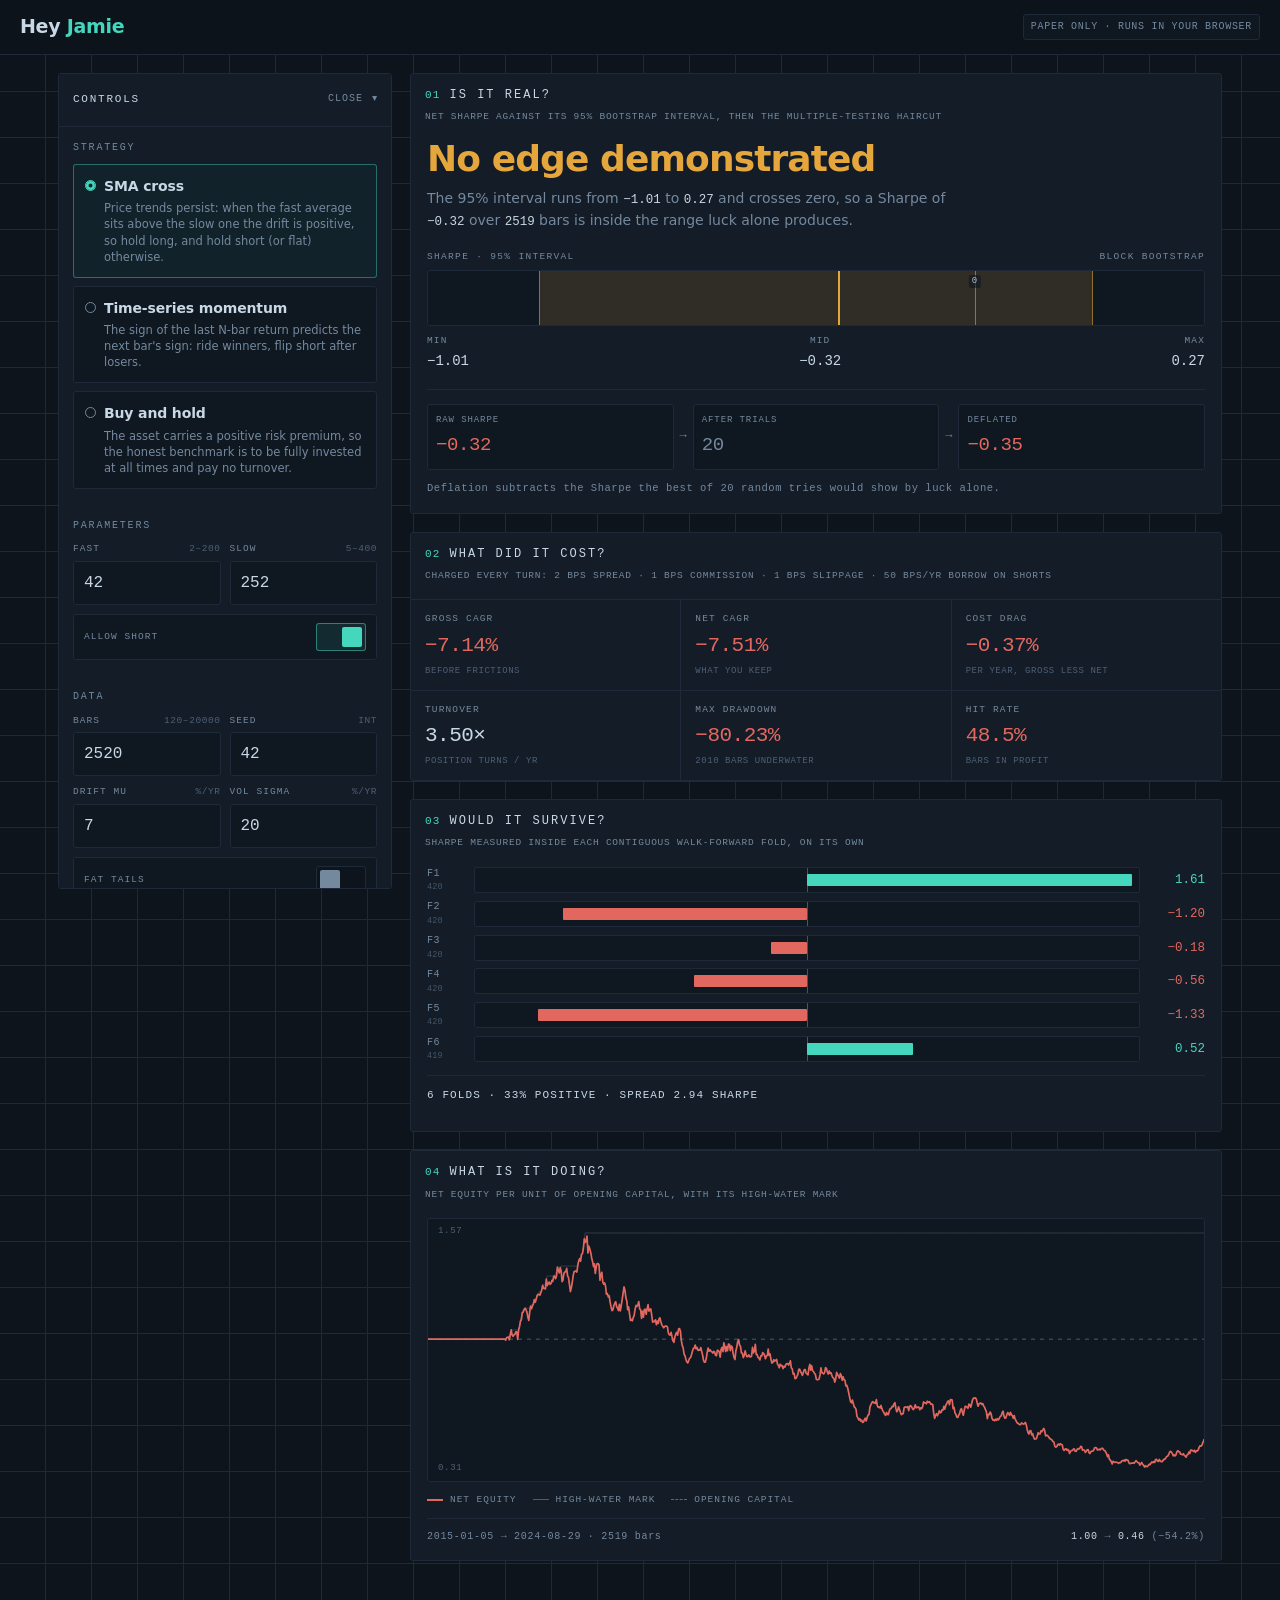
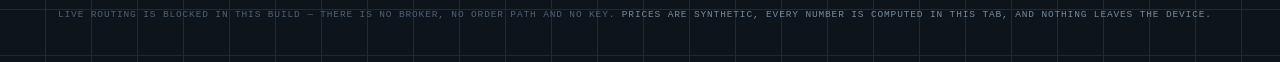
<file: desk.html>
<!doctype html>
<html lang="en">
<head>
<meta charset="utf-8">
<meta name="viewport" content="width=device-width, initial-scale=1, viewport-fit=cover">
<meta name="color-scheme" content="dark">
<meta name="robots" content="noindex, nofollow">
<meta name="referrer" content="no-referrer">
<title>Hey Jamie — Valor FTC desk</title>
<meta name="description" content="The Hey Jamie research desk, running entirely in your browser.">
<meta name="apple-mobile-web-app-capable" content="yes">
<meta name="apple-mobile-web-app-status-bar-style" content="black-translucent">
<meta name="theme-color" content="#0E141C">
<link rel="icon" href="data:image/svg+xml,%3Csvg%20xmlns='http://www.w3.org/2000/svg'%20viewBox='0%200%2064%2064'%3E%3Crect%20width='64'%20height='64'%20fill='%230E141C'/%3E%3Cpath%20d='M8%2044%20L24%2020%20L36%2038%20L56%2010'%20fill='none'%20stroke='%2345D6BE'%20stroke-width='5'%20stroke-linecap='round'%20stroke-linejoin='round'/%3E%3C/svg%3E">
<script>
/* ---------------- Hey Jamie engine (ported from Jamie.Quant) ---------------- */
/* Jamie.Quant engine — vanilla ES5, zero dependencies, browser + node.
   Direct port of the Python (numpy/pandas) reference engine.

   Deliberate deviation: the seeded RNG here is mulberry32 + Box-Muller, which
   does NOT reproduce numpy default_rng's exact stream. Same distributions,
   same seed-reproducibility, different draws. Everything else — the t+1
   position shift, ddof=1, the cost model, the deflation formula — is exact.
*/
(function (root) {
"use strict";

var ANN = 252;                 // PERIODS["daily"]
var TWO_PI = 6.283185307179586;
var EULER = 0.5772156649;      // Euler-Mascheroni, used by the deflated Sharpe

/* ------------------------------------------------------------------ utils */

function num(v, dflt) {
  var x = +v;
  return (x === x && x !== Infinity && x !== -Infinity) ? x : dflt;
}
function finite(x) { return x === x && x !== Infinity && x !== -Infinity; }

/* pandas .dropna(): scalar metrics ignore missing bars entirely rather than
   propagating NaN through sums. Leading rolling-window / pct_change warm-up
   NaNs therefore never poison a metric. */
function clean(a) {
  var out = [], i, v, n = a ? a.length : 0;
  for (i = 0; i < n; i++) { v = +a[i]; if (finite(v)) out.push(v); }
  return out;
}
function clampInt(v, dflt, lo, hi) {
  var x = Math.round(num(v, dflt));
  if (x < lo) x = lo;
  if (x > hi) x = hi;
  return x;
}
function sign(x) { return x > 0 ? 1 : (x < 0 ? -1 : 0); }

function pctChange(x, k) {
  var n = x.length, out = new Array(n), i, prev;
  for (i = 0; i < n; i++) {
    if (i < k) { out[i] = NaN; continue; }
    prev = +x[i - k];
    out[i] = (prev === 0 || !finite(prev)) ? NaN : (+x[i]) / prev - 1;
  }
  return out;
}

function rollingMean(x, w) {
  var n = x.length, out = new Array(n), s = 0, i;
  for (i = 0; i < n; i++) {
    s += +x[i];
    if (i >= w) s -= +x[i - w];
    out[i] = (i >= w - 1) ? s / w : NaN;
  }
  return out;
}

/* ------------------------------------------------------------------- RNG */

var imul = Math.imul || function (a, b) {
  var ah = (a >>> 16) & 0xffff, al = a & 0xffff;
  var bh = (b >>> 16) & 0xffff, bl = b & 0xffff;
  return ((al * bl) + (((ah * bl + al * bh) << 16) >>> 0)) | 0;
};

function mulberry32(seed) {
  var a = seed >>> 0;
  return function () {
    a = (a + 0x6D2B79F5) | 0;
    var t = imul(a ^ (a >>> 15), 1 | a);
    t = (t + imul(t ^ (t >>> 7), 61 | t)) ^ t;
    return ((t ^ (t >>> 14)) >>> 0) / 4294967296;
  };
}

function RNG(seed) { this._u = mulberry32(seed >>> 0); this._spare = null; }
RNG.prototype.next = function () { return this._u(); };
RNG.prototype.normal = function () {                 // Box-Muller, both halves used
  if (this._spare !== null) { var s = this._spare; this._spare = null; return s; }
  var u1 = 1 - this._u();                            // (0,1] so log() is safe
  var u2 = this._u();
  var r = Math.sqrt(-2 * Math.log(u1)), th = TWO_PI * u2;
  this._spare = r * Math.sin(th);
  return r * Math.cos(th);
};
/* Student-t via Z / sqrt(chi2_df / df); chi2 with even df is 2 * Gamma(df/2,1),
   and Gamma(k,1) for integer k is the sum of k exponentials. df=4 here. */
RNG.prototype.studentT = function (df) {
  var z = this.normal(), c = 0, k = df >> 1, i;
  for (i = 0; i < k; i++) c += -Math.log(1 - this._u());
  if (df & 1) { var g = this.normal(); c += 0.5 * g * g; }
  c *= 2;
  return z / Math.sqrt(c / df);
};

/* ------------------------------------------------------------------ dates */

function parseISOUTC(s) {
  var p = String(s).slice(0, 10).split("-");
  var y = parseInt(p[0], 10), m = parseInt(p[1], 10), d = parseInt(p[2], 10);
  if (!(y > 0) || !(m > 0) || !(d > 0)) return new Date(Date.UTC(2015, 0, 2));
  return new Date(Date.UTC(y, m - 1, d));
}
function fmtISO(d) {
  var y = d.getUTCFullYear(), m = d.getUTCMonth() + 1, dd = d.getUTCDate();
  return y + "-" + (m < 10 ? "0" : "") + m + "-" + (dd < 10 ? "0" : "") + dd;
}
function businessDates(startISO, n) {
  var d = parseISOUTC(startISO), out = [], dow;
  while (out.length < n) {
    dow = d.getUTCDay();
    if (dow !== 0 && dow !== 6) out.push(fmtISO(d));
    d = new Date(d.getTime() + 86400000);            // UTC has no DST, safe
  }
  return out;
}

/* --------------------------------------------------------------- synth */

function synth(o) {
  o = o || {};
  var n = Math.max(2, Math.round(num(o.n, 2520)));
  var mu = num(o.mu, 0.07), sigma = num(o.sigma, 0.20);
  var seed = (o.seed === undefined || o.seed === null) ? 42 : (num(o.seed, 42) | 0);
  var fat = !!o.fatTails, vc = !!o.volClustering;
  var rng = new RNG(seed), dt = 1 / ANN, sdt = Math.sqrt(dt), i;

  var shocks = new Float64Array(n);
  for (i = 0; i < n; i++) shocks[i] = fat ? rng.studentT(4) / Math.SQRT2 : rng.normal();

  var sig = new Float64Array(n);
  if (vc) {                                          // GARCH(1,1) on daily variance
    var omega = 0.00001, alpha = 0.10, beta = 0.88, v = sigma * sigma / ANN, e;
    sig[0] = sigma;
    for (i = 1; i < n; i++) {
      e = shocks[i - 1] * Math.sqrt(v);
      v = omega + alpha * e * e + beta * v;
      sig[i] = Math.sqrt(v * ANN);                   // annualised vol path
    }
  } else {
    for (i = 0; i < n; i++) sig[i] = sigma;
  }

  var prices = new Array(n), c = 0;                  // cumsum of log returns
  for (i = 0; i < n; i++) {
    c += (mu - 0.5 * sig[i] * sig[i]) * dt + sig[i] * sdt * shocks[i];
    prices[i] = 100 * Math.exp(c);
  }
  return { dates: businessDates(o.start || "2015-01-02", n), prices: prices };
}

/* ------------------------------------------------------------- strategies */

var STRATEGIES = {
  sma_cross: {
    label: "SMA cross",
    params: [
      { key: "fast", label: "Fast", def: 42, min: 2, max: 200 },
      { key: "slow", label: "Slow", def: 252, min: 5, max: 400 },
      { key: "allowShort", label: "Allow short", def: true, type: "bool" }
    ],
    hypothesis: "Price trends persist: when the fast average sits above the slow one the drift is positive, so hold long, and hold short (or flat) otherwise.",
    signal: function (prices, p) {
      p = p || {};
      var fast = clampInt(p.fast, 42, 2, 200), slow = clampInt(p.slow, 252, 5, 400);
      var allowShort = (p.allowShort === undefined) ? true : !!p.allowShort;
      var f = rollingMean(prices, fast), s = rollingMean(prices, slow);
      var n = prices.length, out = new Array(n), other = allowShort ? -1 : 0, i;
      for (i = 0; i < n; i++) {
        /* numpy where(f > s, ...) treats any NaN comparison as False -> else
           branch; the reference then forces 0.0 wherever the slow MA is still
           warming up, so the flat warm-up wins over the else value. */
        out[i] = (s[i] !== s[i]) ? 0 : (f[i] > s[i] ? 1 : other);
      }
      return out;
    }
  },
  ts_momentum: {
    label: "Time-series momentum",
    params: [{ key: "lookback", label: "Lookback", def: 126, min: 5, max: 400 }],
    hypothesis: "The sign of the last N-bar return predicts the next bar's sign: ride winners, flip short after losers.",
    signal: function (prices, p) {
      p = p || {};
      var lb = clampInt((p || {}).lookback, 126, 5, 400);
      var r = pctChange(prices, lb), n = prices.length, out = new Array(n), i;
      for (i = 0; i < n; i++) out[i] = finite(r[i]) ? sign(r[i]) : 0;   // fillna(0)
      return out;
    }
  },
  buy_hold: {
    label: "Buy and hold",
    params: [],
    hypothesis: "The asset carries a positive risk premium, so the honest benchmark is to be fully invested at all times and pay no turnover.",
    signal: function (prices) {
      var n = prices.length, out = new Array(n), i;
      for (i = 0; i < n; i++) out[i] = 1;
      return out;
    }
  }
};

/* ------------------------------------------------------------------ costs */

var COSTS = { spreadBps: 2, commissionBps: 1, slippageBps: 1, borrowBpsAnn: 50 };

function mergeCosts(c) {
  c = c || {};
  return {
    spreadBps: num(c.spreadBps, COSTS.spreadBps),
    commissionBps: num(c.commissionBps, COSTS.commissionBps),
    slippageBps: num(c.slippageBps, COSTS.slippageBps),
    borrowBpsAnn: num(c.borrowBpsAnn, COSTS.borrowBpsAnn)
  };
}

/* ---------------------------------------------------------------- metrics */

function cagr(r, ppy) {
  var a = clean(r), n = a.length, i, total = 1;
  ppy = num(ppy, ANN);
  if (!n) return NaN;
  for (i = 0; i < n; i++) total *= (1 + a[i]);
  if (total <= 0) return -1;                         // wiped out
  return Math.pow(total, 1 / (n / ppy)) - 1;
}

function stdev1(a) {                                 // ddof = 1, the sample std
  var n = a.length, i, m = 0, s = 0, d;
  if (n < 2) return NaN;
  for (i = 0; i < n; i++) m += a[i];
  m /= n;
  for (i = 0; i < n; i++) { d = a[i] - m; s += d * d; }
  return Math.sqrt(s / (n - 1));
}
function mean(a) {
  var n = a.length, i, m = 0;
  if (!n) return NaN;
  for (i = 0; i < n; i++) m += a[i];
  return m / n;
}

function annVol(r, ppy) {
  var a = clean(r);
  ppy = num(ppy, ANN);
  return a.length < 2 ? NaN : stdev1(a) * Math.sqrt(ppy);
}

function sharpe(r, ppy) {                            // rf = 0
  var a = clean(r), sd;
  ppy = num(ppy, ANN);
  if (a.length < 2) return NaN;
  sd = stdev1(a);
  if (!(sd > 0)) return NaN;
  return mean(a) / sd * Math.sqrt(ppy);
}

function sharpeStderr(sr, n) {
  if (!finite(sr) || !(n > 0)) return NaN;
  return Math.sqrt((1 + 0.5 * sr * sr) / n);         // Lo (2002) IID stderr
}

function sortino(r, ppy) {
  var a = clean(r), i, s = 0, k = 0, dd;
  ppy = num(ppy, ANN);
  if (!a.length) return NaN;
  for (i = 0; i < a.length; i++) if (a[i] < 0) { s += a[i] * a[i]; k++; }
  if (!k) return NaN;                                // numpy: mean of empty -> nan
  dd = Math.sqrt(s / k);
  if (!(dd > 0)) return NaN;
  return mean(a) / dd * Math.sqrt(ppy);
}

/* Alignment-preserving: NaN in, NaN out at the same index, so the curve can be
   plotted against the price series without an offset. */
function equityCurve(r) {
  var n = r ? r.length : 0, out = new Array(n), eq = 1, i, v;
  for (i = 0; i < n; i++) {
    v = +r[i];
    if (finite(v)) { eq *= (1 + v); out[i] = eq; } else { out[i] = NaN; }
  }
  return out;
}
function drawdownSeries(eq) {
  var n = eq ? eq.length : 0, out = new Array(n), peak = -Infinity, i, v;
  for (i = 0; i < n; i++) {
    v = +eq[i];
    if (!finite(v)) { out[i] = NaN; continue; }
    if (v > peak) peak = v;
    out[i] = (peak !== 0) ? v / peak - 1 : NaN;
  }
  return out;
}
function maxDrawdown(dd) {
  var a = clean(dd), i, m = NaN;
  for (i = 0; i < a.length; i++) if (!(m <= a[i])) m = a[i];
  return a.length ? m : NaN;
}
function maxDrawdownDuration(dd) {
  var a = clean(dd), i, run = 0, best = 0;
  for (i = 0; i < a.length; i++) {
    if (a[i] < 0) { run++; if (run > best) best = run; } else { run = 0; }
  }
  return best;
}
function calmar(c, mdd) {
  if (!finite(c) || !finite(mdd) || mdd === 0) return NaN;
  return c / Math.abs(mdd);
}
function hitRate(r) {
  var a = clean(r), i, up = 0, nz = 0;
  for (i = 0; i < a.length; i++) if (a[i] !== 0) { nz++; if (a[i] > 0) up++; }
  return nz ? up / nz : NaN;
}
function profitFactor(r) {
  var a = clean(r), i, p = 0, l = 0;
  for (i = 0; i < a.length; i++) { if (a[i] > 0) p += a[i]; else if (a[i] < 0) l += a[i]; }
  if (l === 0) return p > 0 ? Infinity : NaN;
  return p / -l;
}
/* mean(|diff(pos)|) * ppy — np.diff, so n-1 terms; pos[0] is not a turn. */
/* Keep only the positions on bars where `net` is finite, mirroring the
   dropna-aligned index the Python engine reports metrics over. */
function alignedPositions(pos, net) {
  var out = [], i, n = pos ? pos.length : 0;
  for (i = 0; i < n; i++) { if (finite(+net[i])) out.push(+pos[i]); }
  return out;
}

function turnover(pos, ppy) {
  var n = pos ? pos.length : 0, i, s = 0, k = 0, a, b;
  ppy = num(ppy, ANN);
  for (i = 1; i < n; i++) {
    a = num(pos[i], NaN); b = num(pos[i - 1], NaN);
    if (finite(a) && finite(b)) { s += Math.abs(a - b); k++; }
  }
  return k ? (s / k) * ppy : NaN;
}

/* Acklam's rational approximation to the inverse normal CDF (|rel err| < 1.15e-9).
   Stands in for scipy.stats.norm.ppf. */
var _A = [-3.969683028665376e+01, 2.209460984245205e+02, -2.759285104469687e+02,
          1.383577518672690e+02, -3.066479806614716e+01, 2.506628277459239e+00];
var _B = [-5.447609879822406e+01, 1.615858368580409e+02, -1.556989798598866e+02,
          6.680131188771972e+01, -1.328068155288572e+01];
var _C = [-7.784894002430293e-03, -3.223964580411365e-01, -2.400758277161838e+00,
          -2.549732539343734e+00, 4.374664141464968e+00, 2.938163982698783e+00];
var _D = [7.784695709041462e-03, 3.224671290700398e-01, 2.445134137142996e+00,
          3.754408661907416e+00];

function normPPF(p) {
  p = +p;
  if (!(p === p)) return NaN;
  if (p <= 0) return -Infinity;
  if (p >= 1) return Infinity;
  var q, r;
  if (p < 0.02425) {
    q = Math.sqrt(-2 * Math.log(p));
    return (((((_C[0] * q + _C[1]) * q + _C[2]) * q + _C[3]) * q + _C[4]) * q + _C[5]) /
           ((((_D[0] * q + _D[1]) * q + _D[2]) * q + _D[3]) * q + 1);
  }
  if (p > 0.97575) {
    q = Math.sqrt(-2 * Math.log(1 - p));
    return -(((((_C[0] * q + _C[1]) * q + _C[2]) * q + _C[3]) * q + _C[4]) * q + _C[5]) /
            ((((_D[0] * q + _D[1]) * q + _D[2]) * q + _D[3]) * q + 1);
  }
  q = p - 0.5; r = q * q;
  return (((((_A[0] * r + _A[1]) * r + _A[2]) * r + _A[3]) * r + _A[4]) * r + _A[5]) * q /
         (((((_B[0] * r + _B[1]) * r + _B[2]) * r + _B[3]) * r + _B[4]) * r + 1);
}

/* Deflated Sharpe: subtract the Sharpe the best of n_trials random strategies
   would be expected to show by luck alone (Bailey & Lopez de Prado), scaled by
   the estimation stderr. n_trials <= 1 means nothing was selected, no haircut. */
function deflatedSharpe(sr, nTrials, nObs) {
  if (!finite(sr)) return NaN;
  nTrials = num(nTrials, 1);
  if (nTrials <= 1) return sr;
  var z = (1 - EULER) * normPPF(1 - 1 / nTrials) +
          EULER * normPPF(1 - 1 / (nTrials * Math.E));
  var se = Math.sqrt((1 + 0.5 * sr * sr) / nObs);
  return sr - z * se;
}

/* ------------------------------------------------------- block bootstrap */

function quantileSorted(a, q) {
  var n = a.length;
  if (!n) return NaN;
  var h = (n - 1) * q, lo = Math.floor(h), hi = Math.ceil(h);
  if (lo === hi) return a[lo];
  return a[lo] + (h - lo) * (a[hi] - a[lo]);
}

/* Stationary-block bootstrap of the Sharpe: resample contiguous ~21-bar blocks
   (a month) so serial dependence survives, then read the 2.5/97.5 percentiles.
   Fixed internal seed keeps the CI reproducible across reloads. */
function bootstrapSharpeCI(r, ppy, samples, block, seed) {
  var a = clean(r), n = a.length;
  if (n < 8) return [NaN, NaN];
  samples = Math.max(1, Math.round(num(samples, 1000)));
  block = Math.max(1, Math.min(Math.round(num(block, 21)), Math.max(1, n >> 1)));
  var src = new Float64Array(n), i;
  for (i = 0; i < n; i++) src[i] = a[i];
  var rng = mulberry32(num(seed, 0x5EED17) | 0);
  var out = new Float64Array(samples);
  var starts = n - block + 1, k, filled, s, sum, sumsq, v, m, varr, sd, j;
  var sq = Math.sqrt(num(ppy, ANN));
  for (k = 0; k < samples; k++) {
    sum = 0; sumsq = 0; filled = 0;
    while (filled < n) {
      s = (rng() * starts) | 0;
      if (s >= starts) s = starts - 1;
      for (j = 0; j < block && filled < n; j++, filled++) {
        v = src[s + j]; sum += v; sumsq += v * v;
      }
    }
    m = sum / n;
    varr = (sumsq - n * m * m) / (n - 1);
    sd = varr > 0 ? Math.sqrt(varr) : 0;
    out[k] = sd > 0 ? (m / sd) * sq : NaN;
  }
  out.sort();                                        // typed arrays sort numerically
  return [quantileSorted(out, 0.025), quantileSorted(out, 0.975)];
}

/* --------------------------------------------------------------- backtest */

function backtest(o) {
  o = o || {};
  var prices = o.prices || [], sig = o.signal || [];
  var n = prices.length, i;
  var ppy = num(o.ppy, ANN);
  var costs = mergeCosts(o.costs);
  var nTrials = num(o.nTrials, 1);

  var perTurn = (costs.spreadBps + costs.commissionBps + costs.slippageBps) / 10000;
  var borrow = (costs.borrowBpsAnn / 10000) / ppy;

  var ret = pctChange(prices, 1);                    // ret[0] = NaN, like pct_change()

  /* THE t+1 SHIFT: positions = signal.shift(1).fillna(0). A signal computed
     from today's close can only be traded into tomorrow's return, so position
     i earns return i while being decided at i-1. Dropping this shift is what
     manufactures look-ahead alpha. */
  var pos = new Array(n), s;
  if (n) pos[0] = 0;
  for (i = 1; i < n; i++) { s = +sig[i - 1]; pos[i] = (s === s) ? s : 0; }

  var gross = new Array(n), cost = new Array(n), net = new Array(n), trade, hold;
  for (i = 0; i < n; i++) {
    /* trading cost = |diff(pos)| * per-turn; the first bar is charged
       |pos[0]| because opening the initial position is itself a turn. */
    trade = (i === 0 ? Math.abs(pos[0]) : Math.abs(pos[i] - pos[i - 1])) * perTurn;
    hold = Math.abs(Math.min(pos[i], 0)) * borrow;   // borrow fee on shorts only
    cost[i] = trade + hold;
    gross[i] = pos[i] * ret[i];                      // 0 * NaN = NaN, same as pandas
    net[i] = gross[i] - cost[i];
  }

  var equity = equityCurve(net);
  var drawdown = drawdownSeries(equity);

  var netC = clean(net), grossC = clean(gross);
  var nObs = netC.length;
  var srNet = sharpe(netC, ppy);
  var cagrNet = cagr(netC, ppy), cagrGross = cagr(grossC, ppy);
  var mdd = maxDrawdown(drawdown);

  var doBoot = (o.bootstrap === undefined) ? true : !!o.bootstrap;
  var bsamples = 1000, bblock = 21, bseed = 0x5EED17;
  if (typeof o.bootstrap === "number") { bsamples = o.bootstrap; doBoot = o.bootstrap > 0; }
  else if (o.bootstrap && typeof o.bootstrap === "object") {
    bsamples = num(o.bootstrap.samples, num(o.bootstrap.n, 1000));
    bblock = num(o.bootstrap.block, 21);
    bseed = num(o.bootstrap.seed, bseed);
  }
  var ci = doBoot ? bootstrapSharpeCI(netC, ppy, bsamples, bblock, bseed) : [NaN, NaN];

  return {
    gross: gross, net: net, positions: pos, cost: cost,
    equity: equity, drawdown: drawdown,
    m: {
      cagrGross: cagrGross,
      cagrNet: cagrNet,
      annVol: annVol(netC, ppy),
      sharpe: srNet,
      sharpeGross: sharpe(grossC, ppy),
      sharpeStderr: sharpeStderr(srNet, nObs),
      sortino: sortino(netC, ppy),
      maxDD: mdd,
      maxDDDuration: maxDrawdownDuration(drawdown),
      calmar: calmar(cagrNet, mdd),
      hitRate: hitRate(netC),
      profitFactor: profitFactor(netC),
      /* pandas computes turnover on the *aligned* frame — the bars where net
         is finite — so the mean runs over one fewer diff than the raw path.
         Restrict to that same window or the figure comes out ~n/(n-1) high. */
      turnover: turnover(alignedPositions(pos, net), ppy),
      costDrag: (finite(cagrGross) && finite(cagrNet)) ? cagrGross - cagrNet : NaN,
      deflated: deflatedSharpe(srNet, nTrials, nObs),
      ciLo: ci[0], ciHi: ci[1],
      nObs: nObs
    }
  };
}

/* ------------------------------------------------------------ walk-forward */

function defaultParams(strat) {
  var p = {}, i, d = strat.params || [];
  for (i = 0; i < d.length; i++) p[d[i].key] = d[i].def;
  return p;
}

/* Signal is fitted once on the full path (so each fold does not pay a fresh
   warm-up), then the NET return stream is cut into N contiguous, near-
   equal chunks - np.array_split semantics — and Sharpe is measured inside each
   chunk alone. Stability across folds is the point, not the headline number. */
function walkForward(o) {
  o = o || {};
  var prices = o.prices || [];
  var strat = STRATEGIES[o.stratKey] || STRATEGIES.buy_hold;
  var params = o.params || defaultParams(strat);
  var ppy = num(o.ppy, ANN);
  var folds = Math.max(1, Math.round(num(o.folds, 5)));

  var bt = backtest({
    prices: prices, signal: strat.signal(prices, params),
    costs: o.costs, ppy: ppy, nTrials: 1, bootstrap: false
  });
  var r = clean(bt.net), m = r.length, out = [], i, k, start = 0, size;
  var base = Math.floor(m / folds), extra = m % folds;

  for (k = 0; k < folds; k++) {
    size = base + (k < extra ? 1 : 0);
    var chunk = [];
    for (i = 0; i < size; i++) chunk.push(r[start + i]);
    start += size;
    out.push({ n: size, sharpe: sharpe(chunk, ppy) });
  }

  var pos = 0, cnt = 0, lo = Infinity, hi = -Infinity, sv;
  for (k = 0; k < out.length; k++) {
    sv = out[k].sharpe;
    if (!finite(sv)) continue;
    cnt++;
    if (sv > 0) pos++;
    if (sv < lo) lo = sv;
    if (sv > hi) hi = sv;
  }
  return {
    folds: out,
    positive: cnt ? pos / cnt : NaN,                 // fraction in [0,1]
    positivePct: cnt ? (pos / cnt) * 100 : NaN,      // same number as a percent
    spread: cnt ? hi - lo : NaN
  };
}

/* ------------------------------------------------------------------ export */

var JQ = {
  PERIODS: { daily: ANN },
  synth: synth,
  STRATEGIES: STRATEGIES,
  COSTS: COSTS,
  backtest: backtest,
  walkForward: walkForward,
  M: {
    cagr: cagr,
    annVol: annVol,
    sharpe: sharpe,
    sharpeStderr: sharpeStderr,
    sortino: sortino,
    equityCurve: equityCurve,
    drawdownSeries: drawdownSeries,
    maxDrawdown: maxDrawdown,
    maxDrawdownDuration: maxDrawdownDuration,
    calmar: calmar,
    hitRate: hitRate,
    profitFactor: profitFactor,
    turnover: turnover,
    deflatedSharpe: deflatedSharpe,
    normPPF: normPPF,
    bootstrapSharpeCI: bootstrapSharpeCI,
    mulberry32: mulberry32,
    RNG: RNG
  }
};

root.JQ = JQ;
if (typeof module !== "undefined" && module.exports) module.exports = JQ;

})(typeof window !== "undefined" ? window
   : (typeof globalThis !== "undefined" ? globalThis
   : (typeof global !== "undefined" ? global : this)));
</script>
</head>
<body>
<style>
:root{
  --ground:#0E141C; --panel:#131C27; --grid:#1E2A39; --well:#0F1721;
  --vellum:#C9D8E5; --chalk:#74899E; --signal:#45D6BE; --doubt:#E5A63C; --fault:#E2685F;
  --disp:"Space Grotesk",system-ui,-apple-system,"Segoe UI",sans-serif;
  --mono:"IBM Plex Mono",ui-monospace,SFMono-Regular,Menlo,Consolas,monospace;
}
*,*::before,*::after{box-sizing:border-box}
html{-webkit-text-size-adjust:100%}
body{
  margin:0;
  color:var(--vellum);
  background-color:var(--ground);
  background-image:
    linear-gradient(to right,var(--grid) 1px,transparent 1px),
    linear-gradient(to bottom,var(--grid) 1px,transparent 1px);
  background-size:46px 46px;
  background-position:-1px -1px;
  font-family:var(--disp);
  font-size:15px;
  line-height:1.45;
}
.jq-mono{font-family:var(--mono)}
.is-signal{color:var(--signal)}
.is-doubt{color:var(--doubt)}
.is-fault{color:var(--fault)}
.is-chalk{color:var(--chalk)}
.is-vellum{color:var(--vellum)}

/* ---------------------------------------------------------------- header */
.jq-top{
  position:sticky;top:0;z-index:30;
  display:flex;align-items:center;justify-content:space-between;gap:10px;
  padding:11px 14px;
  background:rgba(14,20,28,.94);
  border-bottom:1px solid var(--grid);
  -webkit-backdrop-filter:blur(8px);backdrop-filter:blur(8px);
}
.jq-brand{font-size:17px;font-weight:600;letter-spacing:-.015em;white-space:nowrap}
.jq-brand em{font-style:normal;color:var(--signal)}
.jq-chip{
  font-family:var(--mono);font-size:9.5px;line-height:1.2;letter-spacing:.07em;text-transform:uppercase;
  color:var(--chalk);background:var(--well);border:1px solid var(--grid);border-radius:3px;
  padding:6px 7px;text-align:right;
}

/* ----------------------------------------------------------------- shell */
.jq-wrap{
  max-width:1200px;margin:0 auto;padding:14px 14px 34px;
  display:grid;grid-template-columns:minmax(0,1fr);gap:14px;align-items:start;
}
.jq-rail,.jq-results{min-width:0}
.jq-results{display:flex;flex-direction:column;gap:14px;scroll-margin-top:64px}

/* ------------------------------------------------------------ rail/details */
.jq-rail{background:var(--panel);border:1px solid var(--grid);border-radius:3px}
.jq-rail>summary{
  list-style:none;cursor:pointer;display:flex;align-items:center;justify-content:space-between;gap:10px;
  min-height:52px;padding:0 14px;
  font-family:var(--mono);font-size:11px;letter-spacing:.16em;text-transform:uppercase;color:var(--vellum);
}
.jq-rail>summary::-webkit-details-marker{display:none}
.jq-rail>summary::marker{content:""}
.jq-rail>summary:focus-visible{outline:1px solid var(--signal);outline-offset:-2px}
.jq-sum-s{display:flex;align-items:center;gap:8px;color:var(--chalk);font-size:10px;letter-spacing:.1em}
.jq-caret{display:inline-block;transition:transform .18s ease}
.jq-rail[open] .jq-caret{transform:rotate(90deg)}
.jq-rail-in{padding:0 14px 14px;border-top:1px solid var(--grid);display:flex;flex-direction:column;gap:16px}
.jq-blk{display:flex;flex-direction:column;gap:9px}
.jq-blk-h{
  margin:14px 0 0;font-family:var(--mono);font-size:10px;letter-spacing:.18em;text-transform:uppercase;
  color:var(--chalk);font-weight:400;
}
.jq-fields{display:grid;grid-template-columns:repeat(2,minmax(0,1fr));gap:9px}
.jq-span{grid-column:1/-1}

/* ------------------------------------------------------------ controls */
.jq-strats{display:flex;flex-direction:column;gap:8px}
.jq-strat{display:block;position:relative;cursor:pointer;border:1px solid var(--grid);border-radius:3px;background:var(--well)}
.jq-radio{position:absolute;opacity:0;width:1px;height:1px;margin:0}
.jq-strat-b{display:block;padding:11px 12px 12px 30px;min-height:44px}
.jq-strat-b::before{
  content:"";position:absolute;left:11px;top:15px;width:11px;height:11px;border-radius:50%;
  border:1px solid var(--chalk);background:transparent;
}
.jq-radio:checked+.jq-strat-b::before{border-color:var(--signal);box-shadow:inset 0 0 0 2.5px var(--signal)}
.jq-radio:checked+.jq-strat-b{background:rgba(69,214,190,.055)}
.jq-strat:has(.jq-radio:checked){border-color:rgba(69,214,190,.45)}
.jq-radio:focus-visible+.jq-strat-b{outline:1px solid var(--signal);outline-offset:-1px}
.jq-strat-l{display:block;font-size:14px;font-weight:600;letter-spacing:-.01em}
.jq-strat-h{display:block;margin-top:4px;font-size:11.5px;line-height:1.4;color:var(--chalk);overflow-wrap:break-word}

.jq-f{display:flex;flex-direction:column;gap:5px;min-width:0}
.jq-f-k{
  font-family:var(--mono);font-size:9.5px;letter-spacing:.11em;text-transform:uppercase;color:var(--chalk);
  display:flex;justify-content:space-between;gap:6px;
}
.jq-f-k i{font-style:normal;color:#4D6076;letter-spacing:.06em}
.jq-in{
  width:100%;min-height:44px;padding:0 10px;
  font-family:var(--mono);font-size:16px;color:var(--vellum);
  background:var(--well);border:1px solid var(--grid);border-radius:3px;
}
.jq-in:focus{outline:none;border-color:var(--signal);box-shadow:0 0 0 1px rgba(69,214,190,.35)}
.jq-f-bool{
  flex-direction:row;align-items:center;justify-content:space-between;gap:10px;
  min-height:46px;padding:0 10px;background:var(--well);border:1px solid var(--grid);border-radius:3px;cursor:pointer;
}
.jq-chk{
  -webkit-appearance:none;appearance:none;margin:0;flex:0 0 auto;
  width:50px;height:28px;border:1px solid var(--grid);border-radius:3px;background:var(--ground);
  position:relative;cursor:pointer;
}
.jq-chk::after{
  content:"";position:absolute;top:3px;left:3px;width:20px;height:20px;border-radius:2px;background:var(--chalk);
  transition:transform .16s ease,background .16s ease;
}
.jq-chk:checked{border-color:rgba(69,214,190,.5);background:rgba(69,214,190,.1)}
.jq-chk:checked::after{transform:translateX(22px);background:var(--signal)}
.jq-chk:focus-visible{outline:1px solid var(--signal);outline-offset:2px}

.jq-runrow{display:flex;flex-direction:column;gap:8px;margin-top:2px}
.jq-run{
  width:100%;min-height:52px;cursor:pointer;
  font-family:var(--mono);font-size:12.5px;font-weight:600;letter-spacing:.2em;text-transform:uppercase;
  color:#06120F;background:var(--signal);border:1px solid var(--signal);border-radius:3px;
}
.jq-run:active{transform:translateY(1px)}
.jq-run:focus-visible{outline:2px solid var(--vellum);outline-offset:2px}
.jq-run[disabled]{opacity:.55;cursor:default}
.jq-stale{
  font-family:var(--mono);font-size:9.5px;letter-spacing:.12em;text-transform:uppercase;color:var(--doubt);
  display:flex;align-items:center;gap:7px;
}
.jq-stale::before{content:"";width:6px;height:6px;border-radius:50%;background:var(--doubt);flex:0 0 auto}
.jq-stale[hidden]{display:none}

/* ---------------------------------------------------------------- cards */
.jq-sec{background:var(--panel);border:1px solid var(--grid);border-radius:3px;overflow:hidden}
.jq-sec-h{padding:13px 14px 0}
.jq-sec-t{
  margin:0;display:flex;align-items:baseline;gap:9px;
  font-family:var(--mono);font-size:12px;font-weight:500;letter-spacing:.17em;text-transform:uppercase;color:var(--vellum);
}
.jq-sec-n{color:var(--signal);font-size:11px;letter-spacing:.1em}
.jq-sec-sub{
  margin:6px 0 0;font-family:var(--mono);font-size:9.5px;line-height:1.5;letter-spacing:.08em;text-transform:uppercase;
  color:var(--chalk);overflow-wrap:break-word;
}
.jq-sec-b{padding:14px}
.jq-sec-b.is-flush{padding:14px 0 0}
.jq-note{margin:0;font-family:var(--mono);font-size:10.5px;line-height:1.6;letter-spacing:.05em;color:var(--chalk)}

/* -------------------------------------------------------------- verdict */
.jq-verdict{margin:0;font-size:27px;line-height:1.08;font-weight:600;letter-spacing:-.025em}
.jq-say{margin:9px 0 0;font-size:13.5px;line-height:1.5;color:var(--chalk);max-width:62ch}
.jq-say b{color:var(--vellum);font-weight:500;font-family:var(--mono);font-size:12.5px}

/* --------------------------------------------------- interval bar (hero) */
.jq-ival{margin-top:18px}
.jq-ival-cap{
  font-family:var(--mono);font-size:9.5px;letter-spacing:.14em;text-transform:uppercase;color:var(--chalk);
  display:flex;justify-content:space-between;gap:8px;margin-bottom:7px;
}
.jq-ival-track{
  position:relative;height:56px;background:var(--well);border:1px solid var(--grid);border-radius:3px;overflow:hidden;
}
.jq-ival-range{position:absolute;top:0;bottom:0;border-left:1px solid;border-right:1px solid}
.jq-ival-range.v-signal{background:rgba(69,214,190,.16);border-color:rgba(69,214,190,.55)}
.jq-ival-range.v-doubt{background:rgba(229,166,60,.15);border-color:rgba(229,166,60,.55)}
.jq-ival-range.v-fault{background:rgba(226,104,95,.15);border-color:rgba(226,104,95,.55)}
.jq-ival-zero{position:absolute;top:0;bottom:0;width:1px;background:var(--chalk);opacity:.85}
.jq-ival-zt{
  position:absolute;top:4px;transform:translateX(-50%);
  font-family:var(--mono);font-size:9px;letter-spacing:.1em;color:var(--vellum);opacity:.8;
  background:rgba(15,23,33,.75);padding:0 3px;border-radius:2px;
}
.jq-ival-tick{position:absolute;top:0;bottom:0;width:2px;margin-left:-1px}
.jq-ival-tick.v-signal{background:var(--signal)}
.jq-ival-tick.v-doubt{background:var(--doubt)}
.jq-ival-tick.v-fault{background:var(--fault)}
.jq-ival-labels{display:flex;justify-content:space-between;gap:8px;margin-top:8px}
.jq-ival-labels div{font-family:var(--mono);font-size:9.5px;letter-spacing:.12em;text-transform:uppercase;color:var(--chalk)}
.jq-ival-labels div:nth-child(2){text-align:center}
.jq-ival-labels div:nth-child(3){text-align:right}
.jq-ival-labels b{display:block;margin-top:3px;font-size:14px;font-weight:400;letter-spacing:0;color:var(--vellum)}

/* -------------------------------------------------------------- haircut */
.jq-hair{
  margin-top:18px;display:grid;grid-template-columns:1fr auto 1fr auto 1fr;align-items:stretch;gap:6px;
  border-top:1px solid var(--grid);padding-top:14px;
}
.jq-hair-c{background:var(--well);border:1px solid var(--grid);border-radius:3px;padding:9px 8px;min-width:0}
.jq-hair-k{font-family:var(--mono);font-size:9px;letter-spacing:.1em;text-transform:uppercase;color:var(--chalk);display:block}
.jq-hair-v{font-family:var(--mono);font-size:17px;display:block;margin-top:5px;letter-spacing:-.02em}
.jq-hair-a{align-self:center;font-family:var(--mono);font-size:12px;color:var(--chalk)}

/* ---------------------------------------------------------------- stats */
.jq-stats{
  display:grid;grid-template-columns:repeat(2,minmax(0,1fr));gap:1px;
  background:var(--grid);border-top:1px solid var(--grid);
}
.jq-stat{background:var(--panel);padding:12px 14px;min-width:0}
.jq-stat-k{font-family:var(--mono);font-size:9.5px;letter-spacing:.12em;text-transform:uppercase;color:var(--chalk)}
.jq-stat-v{font-family:var(--mono);font-size:21px;letter-spacing:-.025em;margin-top:5px;overflow-wrap:break-word}
.jq-stat-n{font-family:var(--mono);font-size:9px;letter-spacing:.06em;text-transform:uppercase;color:#4D6076;margin-top:3px}

/* ---------------------------------------------------------------- folds */
.jq-folds{display:flex;flex-direction:column;gap:7px}
.jq-fold{display:flex;align-items:center;gap:9px}
.jq-fold-k{
  flex:0 0 38px;font-family:var(--mono);font-size:10px;letter-spacing:.06em;color:var(--chalk);text-transform:uppercase;
}
.jq-fold-k i{display:block;font-style:normal;font-size:8.5px;color:#41556A;letter-spacing:.02em}
.jq-fold-t{position:relative;flex:1 1 auto;height:26px;background:var(--well);border:1px solid var(--grid);border-radius:2px;min-width:0}
.jq-fold-c{position:absolute;left:50%;top:0;bottom:0;width:1px;background:var(--chalk);opacity:.55}
.jq-fold-b{position:absolute;top:6px;bottom:6px;border-radius:1px;transition:width .35s ease,left .35s ease}
.jq-fold-b.pos{background:var(--signal)}
.jq-fold-b.neg{background:var(--fault)}
.jq-fold-v{flex:0 0 56px;text-align:right;font-family:var(--mono);font-size:12.5px}
.jq-wfsum{
  margin-top:13px;padding-top:12px;border-top:1px solid var(--grid);
  font-family:var(--mono);font-size:11px;letter-spacing:.1em;text-transform:uppercase;color:var(--vellum);
}

/* ---------------------------------------------------------------- curve */
.jq-plot{position:relative;border:1px solid var(--grid);border-radius:3px;background:var(--well);overflow:hidden}
.jq-svg{display:block;width:100%;height:196px}
.jq-svg line,.jq-svg polyline{fill:none;vector-effect:non-scaling-stroke}
.jq-base{stroke:var(--chalk);stroke-width:1;stroke-dasharray:4 5;opacity:.6}
.jq-hwm{stroke:var(--chalk);stroke-width:1;opacity:.34}
.jq-eq{stroke-width:1.7;stroke-linejoin:round;stroke-linecap:round}
.jq-eq.pos{stroke:var(--signal)}
.jq-eq.neg{stroke:var(--fault)}
.jq-ax{
  position:absolute;left:7px;font-family:var(--mono);font-size:9px;letter-spacing:.08em;color:#4D6076;
  background:rgba(15,23,33,.8);padding:1px 3px;
}
.jq-ax-t{top:5px}
.jq-ax-b{bottom:5px}
.jq-lgd{display:flex;flex-wrap:wrap;gap:8px 16px;margin-top:11px}
.jq-lg{display:flex;align-items:center;gap:7px;font-family:var(--mono);font-size:9.5px;letter-spacing:.1em;text-transform:uppercase;color:var(--chalk)}
.jq-sw{width:16px;height:0;border-top-width:2px;border-top-style:solid;flex:0 0 auto}
.jq-sw.eqpos{border-color:var(--signal)}
.jq-sw.eqneg{border-color:var(--fault)}
.jq-sw.hwm{border-top-width:1px;border-color:var(--chalk);opacity:.6}
.jq-sw.base{border-top-width:1px;border-top-style:dashed;border-color:var(--chalk);opacity:.7}
.jq-cap{
  display:flex;flex-wrap:wrap;justify-content:space-between;gap:6px 14px;margin-top:11px;
  padding-top:11px;border-top:1px solid var(--grid);
  font-family:var(--mono);font-size:10px;letter-spacing:.07em;color:var(--chalk);
}
.jq-cap b{font-weight:400;color:var(--vellum)}

/* ---------------------------------------------------------------- footer */
.jq-foot{
  max-width:1200px;margin:0 auto;padding:0 14px 34px;
  font-family:var(--mono);font-size:9.5px;line-height:1.7;letter-spacing:.09em;text-transform:uppercase;color:#4D6076;
}
.jq-foot span{color:var(--chalk)}

/* ------------------------------------------------------------- desktop */
@media (min-width:900px){
  .jq-top{padding:13px 20px}
  .jq-brand{font-size:19px}
  .jq-chip{font-size:10px}
  .jq-wrap{grid-template-columns:334px minmax(0,1fr);gap:18px;padding:18px 18px 46px}
  .jq-rail{position:sticky;top:66px;max-height:calc(100vh - 84px);overflow-y:auto}
  .jq-results{gap:18px}
  .jq-verdict{font-size:36px}
  .jq-say{font-size:14px}
  .jq-svg{height:262px}
  .jq-sec-b{padding:16px}
  .jq-sec-b.is-flush{padding:16px 0 0}
  .jq-foot{padding:0 18px 40px}
}
@media (min-width:640px){
  .jq-stats{grid-template-columns:repeat(3,minmax(0,1fr))}
  .jq-hair-v{font-size:19px}
}
@media (prefers-reduced-motion:reduce){
  *,*::before,*::after{transition:none!important;animation:none!important;scroll-behavior:auto!important}
}
</style>

<header class="jq-top">
  <div class="jq-brand">Hey <em>Jamie</em></div>
  <span class="jq-chip">paper only · runs in your browser</span>
</header>

<main class="jq-wrap">
  <details class="jq-rail" id="jq-rail">
    <summary class="jq-sum">
      <span>Controls</span>
      <span class="jq-sum-s"><span id="jq-sum-s">Open</span><span class="jq-caret" aria-hidden="true">&#9656;</span></span>
    </summary>
    <div class="jq-rail-in">

      <div class="jq-blk">
        <h2 class="jq-blk-h">Strategy</h2>
        <div class="jq-strats" id="jq-strats" role="radiogroup" aria-label="Strategy"></div>
      </div>

      <div class="jq-blk">
        <h2 class="jq-blk-h">Parameters</h2>
        <div class="jq-fields" id="jq-params"></div>
      </div>

      <div class="jq-blk">
        <h2 class="jq-blk-h">Data</h2>
        <div class="jq-fields">
          <label class="jq-f"><span class="jq-f-k">Bars <i>120&ndash;20000</i></span>
            <input class="jq-in" id="jq-n" type="number" inputmode="numeric" value="2520" min="120" max="20000" step="10"></label>
          <label class="jq-f"><span class="jq-f-k">Seed <i>int</i></span>
            <input class="jq-in" id="jq-seed" type="number" inputmode="numeric" value="42" min="0" max="999999" step="1"></label>
          <label class="jq-f"><span class="jq-f-k">Drift mu <i>%/yr</i></span>
            <input class="jq-in" id="jq-mu" type="number" inputmode="decimal" value="7" min="-60" max="60" step="0.5"></label>
          <label class="jq-f"><span class="jq-f-k">Vol sigma <i>%/yr</i></span>
            <input class="jq-in" id="jq-sigma" type="number" inputmode="decimal" value="20" min="1" max="200" step="0.5"></label>
          <label class="jq-f jq-f-bool jq-span"><span class="jq-f-k">Fat tails</span>
            <input class="jq-chk" id="jq-fat" type="checkbox"></label>
          <label class="jq-f jq-f-bool jq-span"><span class="jq-f-k">Vol clustering</span>
            <input class="jq-chk" id="jq-vc" type="checkbox"></label>
        </div>
      </div>

      <div class="jq-blk">
        <h2 class="jq-blk-h">Honesty</h2>
        <div class="jq-fields">
          <label class="jq-f"><span class="jq-f-k">Trials <i>haircut</i></span>
            <input class="jq-in" id="jq-trials" type="number" inputmode="numeric" value="20" min="1" max="5000" step="1"></label>
          <label class="jq-f"><span class="jq-f-k">Folds <i>walk-fwd</i></span>
            <input class="jq-in" id="jq-folds" type="number" inputmode="numeric" value="6" min="2" max="20" step="1"></label>
        </div>
      </div>

      <div class="jq-runrow">
        <span class="jq-stale" id="jq-stale" hidden>Settings changed &mdash; not run yet</span>
        <button class="jq-run" id="jq-run" type="button">Run</button>
      </div>
    </div>
  </details>

  <div class="jq-results" id="jq-results" aria-live="polite" aria-busy="false">

    <section class="jq-sec">
      <div class="jq-sec-h">
        <h2 class="jq-sec-t"><span class="jq-sec-n">01</span>Is it real?</h2>
        <p class="jq-sec-sub">Net Sharpe against its 95% bootstrap interval, then the multiple-testing haircut</p>
      </div>
      <div class="jq-sec-b" id="jq-real"></div>
    </section>

    <section class="jq-sec">
      <div class="jq-sec-h">
        <h2 class="jq-sec-t"><span class="jq-sec-n">02</span>What did it cost?</h2>
        <p class="jq-sec-sub" id="jq-costsub">Frictions applied every turn</p>
      </div>
      <div class="jq-sec-b is-flush" id="jq-cost"></div>
    </section>

    <section class="jq-sec">
      <div class="jq-sec-h">
        <h2 class="jq-sec-t"><span class="jq-sec-n">03</span>Would it survive?</h2>
        <p class="jq-sec-sub">Sharpe measured inside each contiguous walk-forward fold, on its own</p>
      </div>
      <div class="jq-sec-b" id="jq-wf"></div>
    </section>

    <section class="jq-sec">
      <div class="jq-sec-h">
        <h2 class="jq-sec-t"><span class="jq-sec-n">04</span>What is it doing?</h2>
        <p class="jq-sec-sub">Net equity per unit of opening capital, with its high-water mark</p>
      </div>
      <div class="jq-sec-b" id="jq-curve"></div>
    </section>

  </div>
</main>

<footer class="jq-foot">
  Live routing is blocked in this build &mdash; there is no broker, no order path and no key.
  <span>Prices are synthetic, every number is computed in this tab, and nothing leaves the device.</span>
</footer>

<script>
(function () {
  "use strict";

  var JQ = window.JQ;
  var MINUS = "−";
  var DASH = "—";

  function $(id) { return document.getElementById(id); }
  function esc(s) {
    return String(s).replace(/&/g, "&amp;").replace(/</g, "&lt;")
                    .replace(/>/g, "&gt;").replace(/"/g, "&quot;");
  }
  function fin(v) { return typeof v === "number" && v === v && v !== Infinity && v !== -Infinity; }
  function nf(v, d) {
    if (!fin(v)) return DASH;
    return (v < 0 ? MINUS : "") + Math.abs(v).toFixed(d);
  }
  function pf(v, d) { return fin(v) ? nf(v * 100, d) + "%" : DASH; }
  function sgn(v) { return !fin(v) ? "is-chalk" : (v < 0 ? "is-fault" : (v > 0 ? "is-signal" : "is-chalk")); }
  function numOf(el, def, lo, hi, round) {
    var v = el ? parseFloat(el.value) : NaN;
    if (!fin(v)) v = def;
    if (fin(lo) && v < lo) v = lo;
    if (fin(hi) && v > hi) v = hi;
    return round ? Math.round(v) : v;
  }
  function reduced() {
    return !!(window.matchMedia && window.matchMedia("(prefers-reduced-motion: reduce)").matches);
  }
  function wide() {
    return !!(window.matchMedia && window.matchMedia("(min-width: 900px)").matches);
  }

  var rail = $("jq-rail"), results = $("jq-results"), stale = $("jq-stale");
  var keys = [], pstate = {}, busy = false, pinned = false;

  /* ------------------------------------------------------------ controls */

  function buildStrategies() {
    var S = JQ.STRATEGIES, html = [], k, st, i;
    for (k in S) { if (Object.prototype.hasOwnProperty.call(S, k)) keys.push(k); }
    for (i = 0; i < keys.length; i++) {
      st = S[keys[i]];
      html.push(
        '<label class="jq-strat"><input class="jq-radio" type="radio" name="jq-strat" value="' +
        esc(keys[i]) + '"' + (i === 0 ? ' checked' : '') + '>' +
        '<span class="jq-strat-b"><span class="jq-strat-l">' + esc(st.label || keys[i]) + '</span>' +
        '<span class="jq-strat-h">' + esc(st.hypothesis || "") + '</span></span></label>'
      );
    }
    $("jq-strats").innerHTML = html.join("");
  }

  function selectedKey() {
    var r = $("jq-strats").getElementsByTagName("input"), i;
    for (i = 0; i < r.length; i++) { if (r[i].checked) return r[i].value; }
    return keys[0];
  }

  function defsFor(key) {
    var st = JQ.STRATEGIES[key] || {}, defs = st.params || [], i, o;
    if (!pstate[key]) {
      o = {};
      for (i = 0; i < defs.length; i++) o[defs[i].key] = defs[i].def;
      pstate[key] = o;
    }
    return defs;
  }

  function renderParams(key) {
    var defs = defsFor(key), st = pstate[key], html = [], i, p, v, isInt;
    if (!defs.length) {
      $("jq-params").innerHTML =
        '<p class="jq-note jq-span">No parameters &mdash; nothing to tune, nothing to overfit.</p>';
      return;
    }
    for (i = 0; i < defs.length; i++) {
      p = defs[i];
      v = st[p.key];
      if (p.type === "bool") {
        html.push('<label class="jq-f jq-f-bool jq-span"><span class="jq-f-k">' + esc(p.label) + '</span>' +
          '<input class="jq-chk jq-p" data-k="' + esc(p.key) + '" data-t="bool" type="checkbox"' +
          (v ? ' checked' : '') + '></label>');
      } else {
        isInt = (p.def === Math.round(p.def));
        html.push('<label class="jq-f"><span class="jq-f-k">' + esc(p.label) +
          ' <i>' + esc(p.min) + '&ndash;' + esc(p.max) + '</i></span>' +
          '<input class="jq-in jq-p" data-k="' + esc(p.key) + '" type="number" inputmode="' +
          (isInt ? 'numeric' : 'decimal') + '" value="' + esc(v) + '" min="' + esc(p.min) +
          '" max="' + esc(p.max) + '" step="' + (isInt ? '1' : 'any') + '"></label>');
      }
    }
    $("jq-params").innerHTML = html.join("");
  }

  function readParams(key) {
    var defs = defsFor(key), st = pstate[key];
    var nodes = $("jq-params").getElementsByTagName("input"), i, el, k, d, j, out = {};
    for (i = 0; i < nodes.length; i++) {
      el = nodes[i];
      k = el.getAttribute("data-k");
      if (!k) continue;
      if (el.getAttribute("data-t") === "bool") { st[k] = !!el.checked; continue; }
      d = null;
      for (j = 0; j < defs.length; j++) { if (defs[j].key === k) d = defs[j]; }
      if (!d) continue;
      st[k] = numOf(el, d.def, d.min, d.max, d.def === Math.round(d.def));
      el.value = st[k];
    }
    for (j = 0; j < defs.length; j++) out[defs[j].key] = st[defs[j].key];
    return out;
  }

  function markStale(on) {
    if (stale) stale.hidden = !on;
  }

  /* -------------------------------------------------------------- render */

  function renderReal(m, trials) {
    var pt = m.sharpe, lo = m.ciLo, hi = m.ciHi, se;
    if (!fin(lo) || !fin(hi)) {
      se = fin(m.sharpeStderr) ? m.sharpeStderr : 0;
      lo = fin(pt) ? pt - 1.96 * se : NaN;
      hi = fin(pt) ? pt + 1.96 * se : NaN;
    }
    if (!fin(lo) || !fin(hi) || !fin(pt)) {
      $("jq-real").innerHTML = '<p class="jq-verdict is-doubt">No edge demonstrated</p>' +
        '<p class="jq-say">There were not enough usable bars to estimate a Sharpe, let alone an interval around it.</p>';
      return;
    }

    var straddles = (lo <= 0 && hi >= 0);
    var verdict = straddles ? "No edge demonstrated" : "Edge demonstrated";
    var tone = straddles ? "doubt" : (hi < 0 ? "fault" : "signal");

    var dlo = Math.min(lo, pt, 0), dhi = Math.max(hi, pt, 0);
    var span = dhi - dlo;
    if (!(span > 0)) span = 1;
    var pad = span * 0.2;
    dlo -= pad; dhi += pad;
    var W = dhi - dlo;
    function at(v) { return ((v - dlo) / W) * 100; }

    var say;
    if (straddles) {
      say = 'The 95% interval runs from <b>' + nf(lo, 2) + '</b> to <b>' + nf(hi, 2) +
            '</b> and crosses zero, so a Sharpe of <b>' + nf(pt, 2) + '</b> over <b>' +
            (fin(m.nObs) ? m.nObs : DASH) + '</b> bars is inside the range luck alone produces.';
    } else if (hi < 0) {
      say = 'The whole 95% interval sits below zero (<b>' + nf(lo, 2) + '</b> to <b>' + nf(hi, 2) +
            '</b>): this rule is reliably losing money, not merely unproven.';
    } else {
      say = 'The whole 95% interval sits above zero (<b>' + nf(lo, 2) + '</b> to <b>' + nf(hi, 2) +
            '</b>) across <b>' + (fin(m.nObs) ? m.nObs : DASH) +
            '</b> bars, so the edge outlives resampling noise before the search haircut.';
    }

    var defl = m.deflated;
    var html =
      '<p class="jq-verdict is-' + tone + '">' + verdict + '</p>' +
      '<p class="jq-say">' + say + '</p>' +
      '<div class="jq-ival">' +
        '<div class="jq-ival-cap"><span>Sharpe &middot; 95% interval</span><span>Block bootstrap</span></div>' +
        '<div class="jq-ival-track" role="img" aria-label="Sharpe ' + nf(pt, 2) +
          ', 95% interval ' + nf(lo, 2) + ' to ' + nf(hi, 2) + '">' +
          '<div class="jq-ival-range v-' + tone + '" style="left:' + at(lo).toFixed(2) +
            '%;width:' + Math.max(at(hi) - at(lo), 0.4).toFixed(2) + '%"></div>' +
          '<div class="jq-ival-zero" style="left:' + at(0).toFixed(2) + '%"></div>' +
          '<div class="jq-ival-zt" style="left:' + at(0).toFixed(2) + '%">0</div>' +
          '<div class="jq-ival-tick v-' + tone + '" style="left:' + at(pt).toFixed(2) + '%"></div>' +
        '</div>' +
        '<div class="jq-ival-labels">' +
          '<div>min<b>' + nf(lo, 2) + '</b></div>' +
          '<div>mid<b>' + nf(pt, 2) + '</b></div>' +
          '<div>max<b>' + nf(hi, 2) + '</b></div>' +
        '</div>' +
      '</div>' +
      '<div class="jq-hair">' +
        '<div class="jq-hair-c"><span class="jq-hair-k">Raw Sharpe</span>' +
          '<span class="jq-hair-v ' + sgn(pt) + '">' + nf(pt, 2) + '</span></div>' +
        '<div class="jq-hair-a" aria-hidden="true">&rarr;</div>' +
        '<div class="jq-hair-c"><span class="jq-hair-k">After trials</span>' +
          '<span class="jq-hair-v is-chalk">' + trials + '</span></div>' +
        '<div class="jq-hair-a" aria-hidden="true">&rarr;</div>' +
        '<div class="jq-hair-c"><span class="jq-hair-k">Deflated</span>' +
          '<span class="jq-hair-v ' + sgn(defl) + '">' + nf(defl, 2) + '</span></div>' +
      '</div>' +
      '<p class="jq-note" style="margin-top:10px">Deflation subtracts the Sharpe the best of ' + trials +
        ' random tries would show by luck alone.</p>';

    $("jq-real").innerHTML = html;
  }

  function renderCost(m) {
    var hr = m.hitRate;
    if (fin(hr) && hr > 1) hr = hr / 100;
    var drag = fin(m.costDrag) ? Math.abs(m.costDrag) : NaN;
    var dd = fin(m.maxDD) ? -Math.abs(m.maxDD) : NaN;
    var dur = fin(m.maxDDDuration) ? Math.round(m.maxDDDuration) + " bars underwater" : "peak to trough";
    var cells = [
      { k: "Gross CAGR", v: pf(m.cagrGross, 2), c: sgn(m.cagrGross), n: "before frictions" },
      { k: "Net CAGR", v: pf(m.cagrNet, 2), c: sgn(m.cagrNet), n: "what you keep" },
      { k: "Cost drag", v: fin(drag) ? MINUS + (drag * 100).toFixed(2) + "%" : DASH,
        c: fin(drag) && drag > 0 ? "is-fault" : "is-chalk", n: "per year, gross less net" },
      { k: "Turnover", v: fin(m.turnover) ? nf(m.turnover, 2) + "×" : DASH,
        c: "is-vellum", n: "position turns / yr" },
      { k: "Max drawdown", v: pf(dd, 2), c: fin(dd) && dd < 0 ? "is-fault" : "is-chalk", n: dur },
      { k: "Hit rate", v: pf(hr, 1),
        c: !fin(hr) ? "is-chalk" : (hr > 0.5 ? "is-signal" : (hr < 0.5 ? "is-fault" : "is-chalk")),
        n: "bars in profit" }
    ];
    var html = ['<div class="jq-stats">'], i;
    for (i = 0; i < cells.length; i++) {
      html.push('<div class="jq-stat"><div class="jq-stat-k">' + esc(cells[i].k) + '</div>' +
        '<div class="jq-stat-v ' + cells[i].c + '">' + cells[i].v + '</div>' +
        '<div class="jq-stat-n">' + esc(cells[i].n) + '</div></div>');
    }
    html.push('</div>');
    $("jq-cost").innerHTML = html.join("");
  }

  function renderWF(wf) {
    var folds = (wf && wf.folds) || [], i, s, mx = 0, pos = 0, cnt = 0, lo = null, hi = null;
    if (!folds.length) {
      $("jq-wf").innerHTML = '<p class="jq-note">Walk-forward produced no folds.</p>';
      return;
    }
    for (i = 0; i < folds.length; i++) {
      s = folds[i].sharpe;
      if (!fin(s)) continue;
      cnt++;
      if (s > 0) pos++;
      if (Math.abs(s) > mx) mx = Math.abs(s);
      if (lo === null || s < lo) lo = s;
      if (hi === null || s > hi) hi = s;
    }
    if (!(mx > 0.5)) mx = 0.5;

    var html = ['<div class="jq-folds">'], w, style;
    for (i = 0; i < folds.length; i++) {
      s = folds[i].sharpe;
      w = fin(s) ? Math.min(Math.abs(s) / mx, 1) * 49 : 0;
      style = (fin(s) && s < 0)
        ? 'left:' + (50 - w).toFixed(2) + '%;width:' + w.toFixed(2) + '%'
        : 'left:50%;width:' + w.toFixed(2) + '%';
      html.push('<div class="jq-fold">' +
        '<span class="jq-fold-k">F' + (i + 1) + '<i>' + (fin(folds[i].n) ? folds[i].n : "") + '</i></span>' +
        '<div class="jq-fold-t"><span class="jq-fold-c"></span>' +
        '<span class="jq-fold-b ' + (fin(s) && s < 0 ? "neg" : "pos") + '" style="' + style + '"></span></div>' +
        '<span class="jq-fold-v ' + sgn(s) + '">' + nf(s, 2) + '</span></div>');
    }
    html.push('</div>');

    var frac = cnt ? pos / cnt : NaN;
    var spread = fin(wf.spread) ? wf.spread : ((lo !== null && hi !== null) ? hi - lo : NaN);
    html.push('<p class="jq-wfsum">' + folds.length + ' folds &middot; ' +
      (fin(frac) ? Math.round(frac * 100) : DASH) + '% positive &middot; spread ' +
      nf(spread, 2) + ' Sharpe</p>');

    $("jq-wf").innerHTML = html.join("");
  }

  function renderCurve(res, data) {
    var eq = res.equity || [], i, idx = [], vals = [];
    for (i = 0; i < eq.length; i++) {
      if (fin(eq[i])) { idx.push(i); vals.push(eq[i]); }
    }
    if (vals.length < 2) {
      $("jq-curve").innerHTML = '<p class="jq-note">Not enough finite bars to draw an equity curve.</p>';
      return;
    }
    var last = vals.length - 1, base = 1, lo = vals[0], hi = vals[0];
    for (i = 1; i < vals.length; i++) {
      if (vals[i] < lo) lo = vals[i];
      if (vals[i] > hi) hi = vals[i];
    }
    if (base < lo) lo = base;
    if (base > hi) hi = base;
    var span = hi - lo;
    if (!(span > 0)) { span = Math.abs(hi) || 1; lo = hi - span / 2; }

    var W = 1000, H = 300, PT = 16, PB = 16;
    function X(j) { return (j / last) * W; }
    function Y(v) { return PT + (1 - (v - lo) / span) * (H - PT - PB); }

    var hw = [], run = vals[0];
    for (i = 0; i < vals.length; i++) { if (vals[i] > run) run = vals[i]; hw.push(run); }

    var step = Math.ceil(vals.length / 900), pts = [], hpts = [];
    for (i = 0; i < vals.length; i += step) {
      pts.push(X(i).toFixed(1) + "," + Y(vals[i]).toFixed(1));
      hpts.push(X(i).toFixed(1) + "," + Y(hw[i]).toFixed(1));
    }
    if ((last % step) !== 0) {
      pts.push(X(last).toFixed(1) + "," + Y(vals[last]).toFixed(1));
      hpts.push(X(last).toFixed(1) + "," + Y(hw[last]).toFixed(1));
    }

    var up = vals[last] >= base;
    var yb = Y(base).toFixed(1);
    var d0 = (data.dates && data.dates[idx[0]]) || "";
    var d1 = (data.dates && data.dates[idx[last]]) || "";

    $("jq-curve").innerHTML =
      '<div class="jq-plot">' +
        '<svg class="jq-svg" viewBox="0 0 ' + W + ' ' + H + '" preserveAspectRatio="none" role="img" ' +
          'aria-label="Net equity curve, ' + nf(base, 2) + ' to ' + nf(vals[last], 2) + ' per unit of capital">' +
          '<line class="jq-base" x1="0" y1="' + yb + '" x2="' + W + '" y2="' + yb + '"></line>' +
          '<polyline class="jq-hwm" points="' + hpts.join(" ") + '"></polyline>' +
          '<polyline class="jq-eq ' + (up ? "pos" : "neg") + '" points="' + pts.join(" ") + '"></polyline>' +
        '</svg>' +
        '<span class="jq-ax jq-ax-t">' + nf(hi, 2) + '</span>' +
        '<span class="jq-ax jq-ax-b">' + nf(lo, 2) + '</span>' +
      '</div>' +
      '<div class="jq-lgd">' +
        '<span class="jq-lg"><i class="jq-sw ' + (up ? "eqpos" : "eqneg") + '"></i>Net equity</span>' +
        '<span class="jq-lg"><i class="jq-sw hwm"></i>High-water mark</span>' +
        '<span class="jq-lg"><i class="jq-sw base"></i>Opening capital</span>' +
      '</div>' +
      '<div class="jq-cap">' +
        '<span>' + esc(d0) + ' &rarr; ' + esc(d1) + ' &middot; ' + vals.length + ' bars</span>' +
        '<span><b>' + nf(base, 2) + '</b> &rarr; <b>' + nf(vals[last], 2) + '</b> (' +
          pf(vals[last] / base - 1, 1) + ')</span>' +
      '</div>';
  }

  function fail(msg) {
    $("jq-real").innerHTML = '<p class="jq-verdict is-fault">Run failed</p>' +
      '<p class="jq-say">' + esc(msg) + '</p>';
  }

  /* ----------------------------------------------------------------- run */

  function run() {
    if (busy) return;
    busy = true;
    results.setAttribute("aria-busy", "true");
    try {
      var key = selectedKey();
      var strat = JQ.STRATEGIES[key];
      var p = readParams(key);
      var n = numOf($("jq-n"), 2520, 120, 20000, true);
      var mu = numOf($("jq-mu"), 7, -60, 60, false) / 100;
      var sigma = numOf($("jq-sigma"), 20, 1, 200, false) / 100;
      var seed = numOf($("jq-seed"), 42, 0, 999999, true);
      var trials = numOf($("jq-trials"), 20, 1, 5000, true);
      var folds = numOf($("jq-folds"), 6, 2, 20, true);

      var data = JQ.synth({
        n: n, mu: mu, sigma: sigma, seed: seed,
        fatTails: $("jq-fat").checked, volClustering: $("jq-vc").checked,
        start: "2015-01-02"
      });
      var sig = strat.signal(data.prices, p);
      var res = JQ.backtest({
        prices: data.prices, signal: sig, costs: JQ.COSTS,
        ppy: 252, nTrials: trials, bootstrap: 1000
      });
      var wf = JQ.walkForward({
        prices: data.prices, stratKey: key, params: p,
        costs: JQ.COSTS, folds: folds, ppy: 252
      });

      renderReal(res.m, trials);
      renderCost(res.m);
      renderWF(wf);
      renderCurve(res, data);
      markStale(false);
    } catch (e) {
      fail(e && e.message ? e.message : String(e));
    }
    results.setAttribute("aria-busy", "false");
    busy = false;
  }

  /* --------------------------------------------------------------- wire */

  function init() {
    if (!JQ || !JQ.STRATEGIES || !JQ.synth) {
      fail("The engine (window.JQ) did not load, so there is nothing to test.");
      return;
    }

    var c = JQ.COSTS || {};
    $("jq-costsub").innerHTML = "Charged every turn: " + (c.spreadBps || 0) + " bps spread &middot; " +
      (c.commissionBps || 0) + " bps commission &middot; " + (c.slippageBps || 0) +
      " bps slippage &middot; " + (c.borrowBpsAnn || 0) + " bps/yr borrow on shorts";

    buildStrategies();
    renderParams(selectedKey());

    $("jq-strats").addEventListener("change", function (e) {
      var t = e.target;
      if (t && t.name === "jq-strat") { renderParams(t.value); markStale(true); }
    }, false);

    rail.addEventListener("change", function (e) {
      var t = e.target;
      if (t && t.name !== "jq-strat" && (t.tagName === "INPUT" || t.tagName === "SELECT")) markStale(true);
    }, false);
    rail.addEventListener("input", function (e) {
      var t = e.target;
      if (t && t.tagName === "INPUT" && t.type === "number") markStale(true);
    }, false);

    rail.addEventListener("toggle", function () {
      $("jq-sum-s").innerHTML = rail.open ? "Close" : "Open";
    }, false);

    /* the rail is a plain <details>: closed on phones so results come first,
       held open on desktop where it is a left rail. A hand on the summary wins
       from then on. */
    var summary = rail.getElementsByTagName("summary")[0];
    if (summary) { summary.addEventListener("click", function () { pinned = true; }, false); }

    function syncRail() {
      if (pinned) return;
      var w = wide();
      if (rail.open !== w) rail.open = w;
      $("jq-sum-s").innerHTML = rail.open ? "Close" : "Open";
    }
    var mq = window.matchMedia ? window.matchMedia("(min-width: 900px)") : null;
    if (mq) {
      if (mq.addEventListener) { mq.addEventListener("change", syncRail); }
      else if (mq.addListener) { mq.addListener(syncRail); }
    }
    window.addEventListener("load", syncRail, false);
    window.addEventListener("resize", syncRail, false);

    $("jq-run").addEventListener("click", function () {
      run();
      if (!wide() && rail.open) {
        rail.open = false;
        if (results.scrollIntoView) {
          try { results.scrollIntoView({ behavior: reduced() ? "auto" : "smooth", block: "start" }); }
          catch (err) { results.scrollIntoView(); }
        }
      }
    }, false);

    syncRail();
    run();
  }

  if (document.readyState === "loading") {
    document.addEventListener("DOMContentLoaded", init, false);
  } else {
    init();
  }
})();
</script>
</body>
</html>
</file>
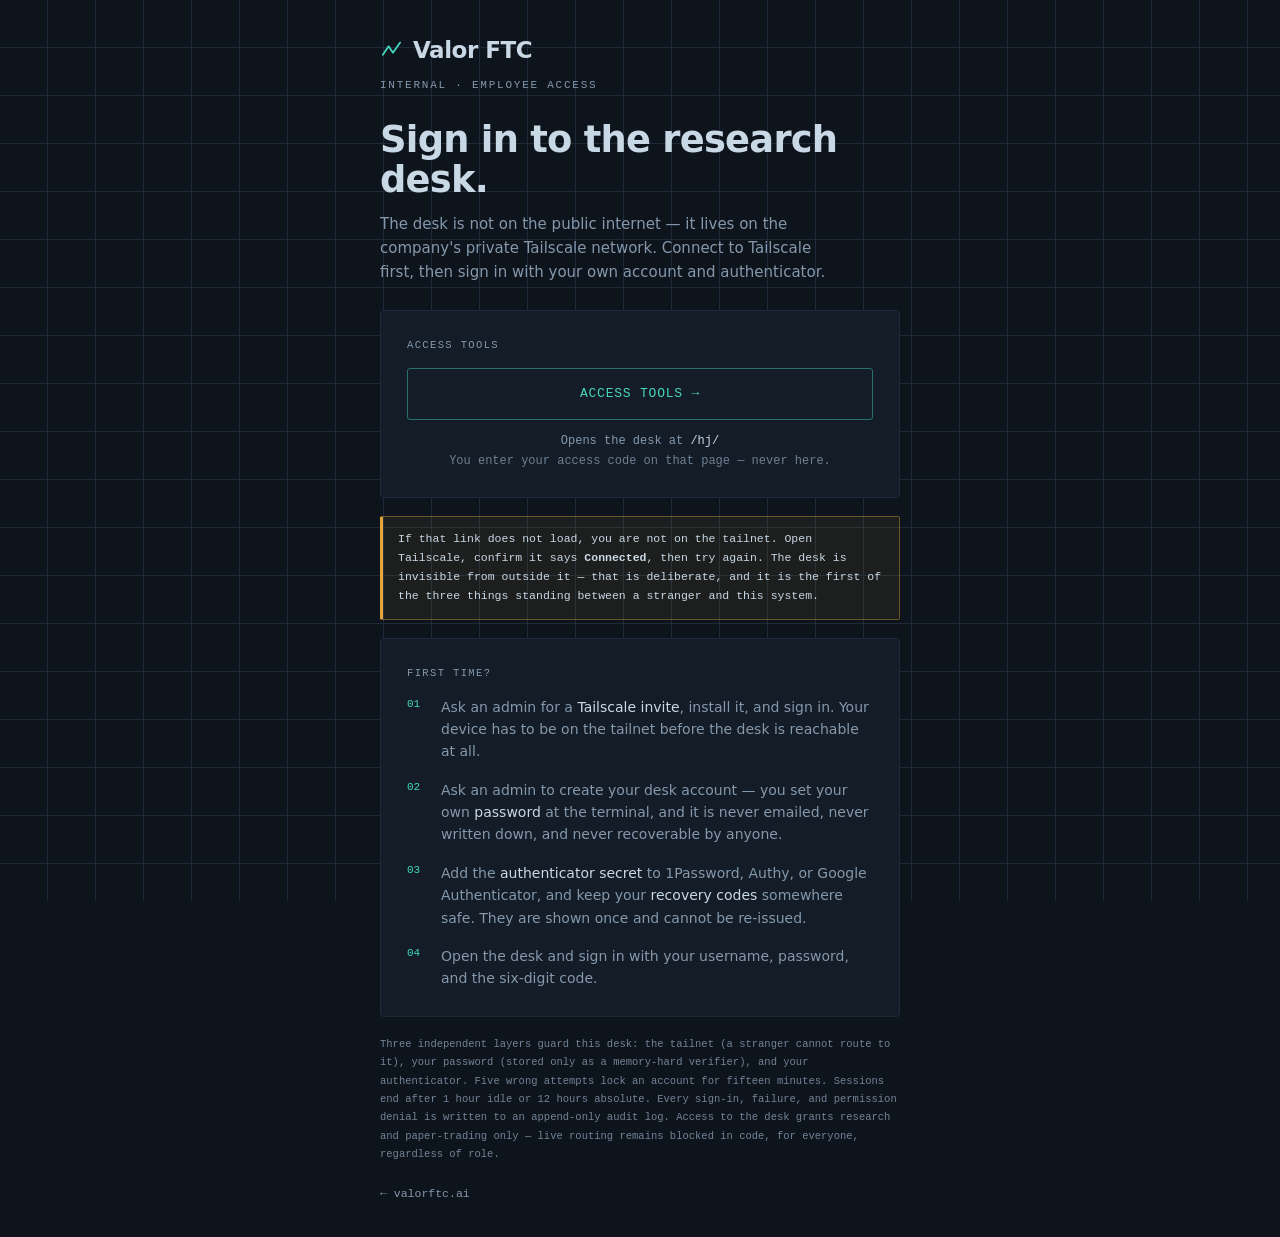
<file: employees.html>
<!doctype html>
<html lang="en">
<head>
<meta charset="utf-8">
<meta name="viewport" content="width=device-width, initial-scale=1">
<meta name="color-scheme" content="dark">
<meta name="robots" content="noindex, nofollow">
<meta name="referrer" content="no-referrer">
<title>Valor FTC — Employee sign-in</title>
<meta name="description" content="Internal access to the Valor FTC research desk.">
<link rel="icon" href="data:image/svg+xml,%3Csvg%20xmlns='http://www.w3.org/2000/svg'%20viewBox='0%200%2064%2064'%3E%3Crect%20width='64'%20height='64'%20fill='%230E141C'/%3E%3Cpath%20d='M8%2044%20L24%2020%20L36%2038%20L56%2010'%20fill='none'%20stroke='%2345D6BE'%20stroke-width='4'%20stroke-linecap='round'%20stroke-linejoin='round'/%3E%3C/svg%3E">
<style>
:root{
  --ground:#0E141C; --panel:#131C27; --grid:#1E2A39; --well:#0F1721;
  --vellum:#C9D8E5; --chalk:#8598AC;
  --signal:#45D6BE; --doubt:#E5A63C; --fault:#E2685F;
  --display:"Space Grotesk",system-ui,-apple-system,"Segoe UI",Roboto,sans-serif;
  --data:"IBM Plex Mono",ui-monospace,SFMono-Regular,Menlo,Consolas,monospace;
}
*,*::before,*::after{box-sizing:border-box;margin:0;padding:0}
body{
  background:var(--ground);color:var(--vellum);font-family:var(--display);
  font-size:15px;line-height:1.6;-webkit-font-smoothing:antialiased;min-height:100vh;
  background-image:linear-gradient(var(--grid) 1px,transparent 1px),
                   linear-gradient(90deg,var(--grid) 1px,transparent 1px);
  background-size:48px 48px;background-position:-1px -1px;background-attachment:fixed;
}
a{color:var(--signal);text-decoration:none}
:focus-visible{outline:2px solid var(--signal);outline-offset:2px;border-radius:2px}
.wrap{min-height:100vh;display:flex;align-items:center;justify-content:center;padding:32px 20px}
.in{width:100%;max-width:520px}
.mark{display:flex;align-items:center;gap:10px;font-weight:700;font-size:23px;letter-spacing:-.02em;margin-bottom:8px}
.mark svg{width:23px;height:23px}
.eyebrow{font-family:var(--data);font-size:11px;letter-spacing:.16em;text-transform:uppercase;color:var(--chalk);margin-bottom:26px}
h1{font-weight:700;font-size:clamp(1.7rem,4vw,2.3rem);line-height:1.08;letter-spacing:-.02em;margin-bottom:12px}
.lead{color:var(--chalk);margin-bottom:26px;max-width:48ch}
.card{background:var(--panel);border:1px solid var(--grid);border-radius:4px;padding:26px;margin-bottom:18px}
.go{display:flex;align-items:center;justify-content:center;gap:.6em;width:100%;
  font-family:var(--data);font-size:13px;letter-spacing:.06em;text-transform:uppercase;
  padding:15px 18px;border:1px solid rgba(69,214,190,.45);border-radius:3px;
  background:transparent;color:var(--signal);cursor:pointer;transition:background .15s,border-color .15s}
.go:hover{background:rgba(69,214,190,.08);border-color:var(--signal)}
.host{font-family:var(--data);font-size:12px;color:var(--chalk);text-align:center;margin-top:12px;word-break:break-all}
.host b{color:var(--vellum);font-weight:500}
.steps{list-style:none;counter-reset:s}
.steps li{counter-increment:s;position:relative;padding:0 0 16px 34px;font-size:14px;color:var(--chalk);line-height:1.6}
.steps li::before{content:counter(s,decimal-leading-zero);position:absolute;left:0;top:0;
  font-family:var(--data);font-size:11px;color:var(--signal)}
.steps li:last-child{padding-bottom:0}
.steps b{color:var(--vellum);font-weight:500}
.k{font-family:var(--data);font-size:10.5px;letter-spacing:.13em;text-transform:uppercase;color:var(--chalk);margin-bottom:14px}
.note{display:flex;gap:12px;padding:13px 15px;border:1px solid rgba(229,166,60,.4);
  border-left:3px solid var(--doubt);background:rgba(229,166,60,.07);border-radius:2px;
  font-family:var(--data);font-size:11.5px;color:var(--vellum);line-height:1.65;margin-bottom:18px}
.fine{font-family:var(--data);font-size:10.5px;color:var(--chalk);line-height:1.75;opacity:.85}
.back{font-family:var(--data);font-size:11.5px;color:var(--chalk);display:inline-block;margin-top:22px}
.back:hover{color:var(--vellum)}
@media (prefers-reduced-motion:reduce){*{transition:none!important}}
</style>
</head>
<body>
<div class="wrap">
  <main class="in">
    <div class="mark">
      <svg viewBox="0 0 64 64" aria-hidden="true"><path d="M8 44 L24 20 L36 38 L56 10" fill="none" stroke="#45D6BE" stroke-width="5" stroke-linecap="round" stroke-linejoin="round"/></svg>
      Valor FTC
    </div>
    <div class="eyebrow">Internal · employee access</div>

    <h1>Sign in to the research desk.</h1>
    <p class="lead">The desk is not on the public internet — it lives on the company's private Tailscale network. Connect to Tailscale first, then sign in with your own account and authenticator.</p>

    <div class="card">
      <div class="k">Access tools</div>
      <a class="go" id="desk-link" href="#" rel="noopener">Access Tools →</a>
      <p class="host">Opens the desk at <b id="desk-host">not configured yet</b><br>
        <span style="opacity:.8">You enter your access code on that page — never here.</span></p>
    </div>

    <div class="note">
      <span>If that link does not load, you are not on the tailnet. Open Tailscale, confirm it says <b>Connected</b>, then try again. The desk is invisible from outside it — that is deliberate, and it is the first of the three things standing between a stranger and this system.</span>
    </div>

    <div class="card">
      <div class="k">First time?</div>
      <ol class="steps">
        <li>Ask an admin for a <b>Tailscale invite</b>, install it, and sign in. Your device has to be on the tailnet before the desk is reachable at all.</li>
        <li>Ask an admin to create your desk account — you set your own <b>password</b> at the terminal, and it is never emailed, never written down, and never recoverable by anyone.</li>
        <li>Add the <b>authenticator secret</b> to 1Password, Authy, or Google Authenticator, and keep your <b>recovery codes</b> somewhere safe. They are shown once and cannot be re-issued.</li>
        <li>Open the desk and sign in with your username, password, and the six-digit code.</li>
      </ol>
    </div>

    <p class="fine">
      Three independent layers guard this desk: the tailnet (a stranger cannot route to it), your password (stored only as a memory-hard verifier), and your authenticator. Five wrong attempts lock an account for fifteen minutes. Sessions end after 1 hour idle or 12 hours absolute. Every sign-in, failure, and permission denial is written to an append-only audit log.
      Access to the desk grants research and paper-trading only — live routing remains blocked in code, for everyone, regardless of role.
    </p>

    <a class="back" href="/">← valorftc.ai</a>
  </main>
</div>

<script>
(function () {
  "use strict";
  /* ------------------------------------------------------------------ *
   * The desk's address. Change this one line when your tailnet name is
   * known, e.g. "https://mac-studio.tail1234.ts.net:8443".
   *
   * Nothing secret belongs here: this file is public. The desk itself does
   * the authenticating, on its own origin, so no password is ever typed
   * into a page served from valorftc.ai.
   * ------------------------------------------------------------------ */
  var DESK_URL = "/hj/";

  var link = document.getElementById("desk-link");
  var host = document.getElementById("desk-host");

  if (DESK_URL) {
    link.href = DESK_URL;
    host.textContent = DESK_URL.replace(/^https?:\/\//, "");
  } else {
    link.setAttribute("aria-disabled", "true");
    link.style.opacity = ".5";
    link.style.cursor = "not-allowed";
    link.textContent = "Desk address not set";
    link.addEventListener("click", function (e) { e.preventDefault(); });
    host.innerHTML = "ask an admin for the address";
  }
})();
</script>
</body>
</html>
</file>
